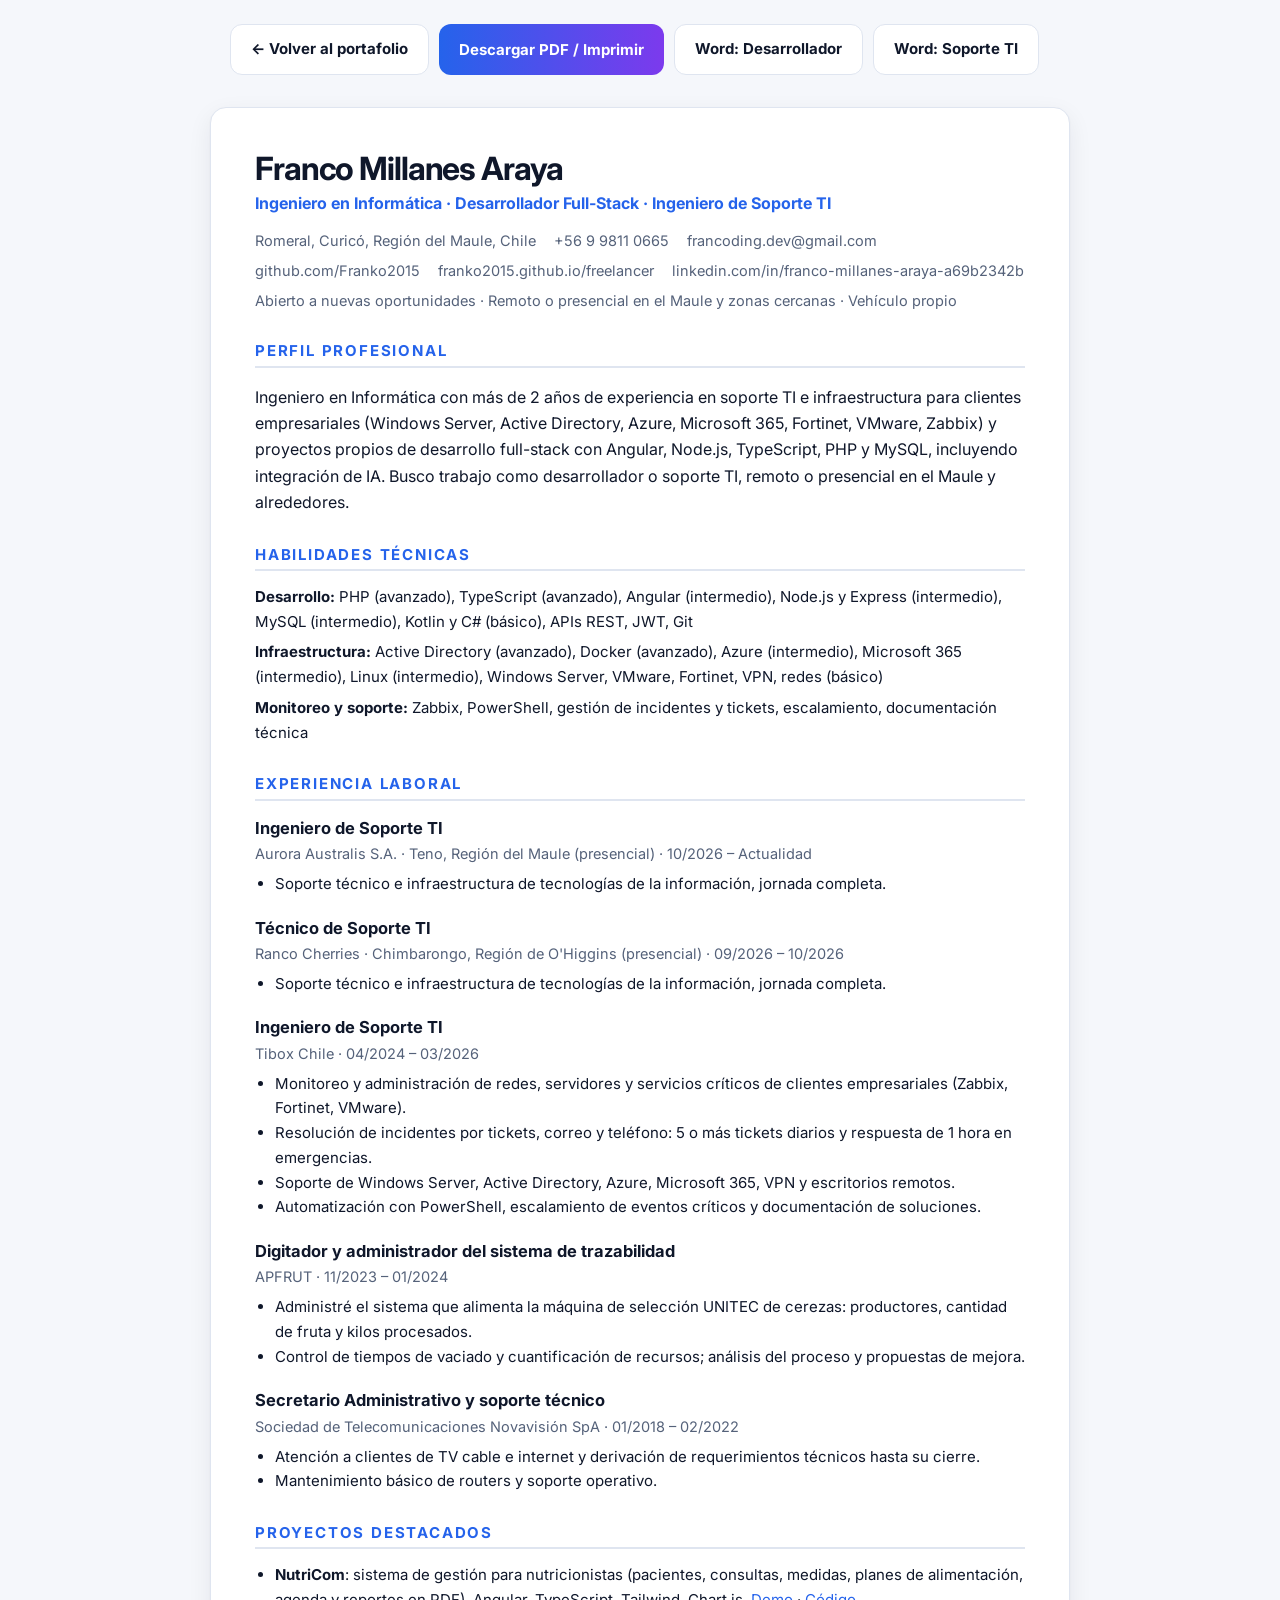
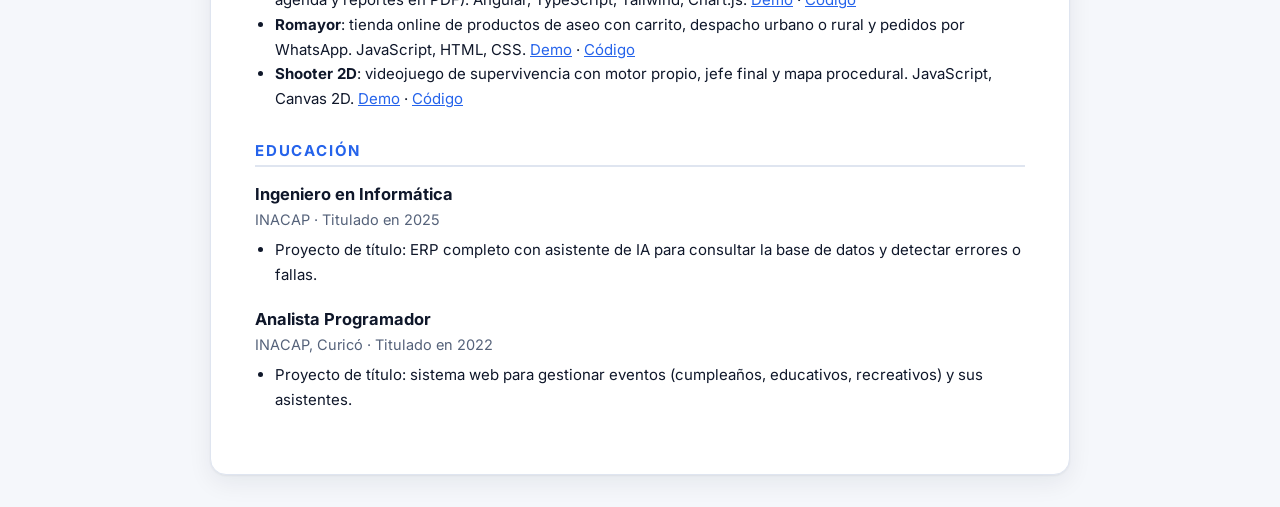
<file: cv.html>
<!doctype html>
<html lang="es" data-theme="light">
<head>
<meta charset="utf-8">
<meta name="viewport" content="width=device-width, initial-scale=1">
<title>CV Franco Millanes Araya | Desarrollador Full-Stack y Soporte TI</title>
<meta name="description" content="Currículum de Franco Millanes Araya, Ingeniero en Informática. Desarrollador Full-Stack y Soporte TI en Curicó, Maule.">
<link rel="preconnect" href="https://fonts.googleapis.com">
<link rel="preconnect" href="https://fonts.gstatic.com" crossorigin>
<link href="https://fonts.googleapis.com/css2?family=Inter:wght@400;500;600;700;800&display=swap" rel="stylesheet">
<link rel="stylesheet" href="css/main.css">
<style>
.cv{max-width:860px;margin:32px auto;background:var(--surface);border:1px solid var(--line);border-radius:var(--radius);padding:44px;box-shadow:var(--shadow)}
.cv h1{font-size:32px;margin:0}
.cv .role{color:var(--brand);font-weight:700;margin:4px 0 12px}
.cv .contact-line{display:flex;flex-wrap:wrap;gap:6px 18px;color:var(--muted);font-size:14.5px;margin:0 0 6px;padding:0;list-style:none}
.cv h2{font-size:15px;text-transform:uppercase;letter-spacing:.12em;color:var(--brand);border-bottom:2px solid var(--line);padding-bottom:6px;margin:30px 0 14px}
.cv h3{font-size:16.5px;margin:0}
.cv .job{margin:0 0 18px}
.cv .job .org{color:var(--muted);font-size:14.5px}
.cv ul.b{margin:6px 0 0;padding-left:20px;color:var(--text);font-size:15px}
.cv .skills-line{margin:0 0 6px;font-size:15px}
.cv .skills-line b{color:var(--text)}
.actions{max-width:860px;margin:24px auto 0;padding:0 20px;display:flex;gap:10px;flex-wrap:wrap}
@media (max-width:640px){.cv{padding:24px 18px;margin:16px 12px}}
@media print{.cv{box-shadow:none;border:0;margin:0;padding:0}.actions{display:none}}
</style>
</head>
<body>
<div class="actions">
  <a class="btn" href="index.html">← Volver al portafolio</a>
  <button class="btn primary" onclick="window.print()">Descargar PDF / Imprimir</button>
  <a class="btn" href="assets/cv/CV_Franco_Millanes_Desarrollador.docx" download>Word: Desarrollador</a>
  <a class="btn" href="assets/cv/CV_Franco_Millanes_Soporte_TI.docx" download>Word: Soporte TI</a>
</div>

<article class="cv">
  <h1>Franco Millanes Araya</h1>
  <p class="role">Ingeniero en Informática · Desarrollador Full-Stack · Ingeniero de Soporte TI</p>
  <ul class="contact-line">
    <li>Romeral, Curicó, Región del Maule, Chile</li>
    <li>+56 9 9811 0665</li>
    <li>francoding.dev@gmail.com</li>
  </ul>
  <ul class="contact-line">
    <li>github.com/Franko2015</li>
    <li>franko2015.github.io/freelancer</li>
    <li>linkedin.com/in/franco-millanes-araya-a69b2342b</li>
  </ul>
  <ul class="contact-line"><li>Abierto a nuevas oportunidades · Remoto o presencial en el Maule y zonas cercanas · Vehículo propio</li></ul>

  <h2>Perfil profesional</h2>
  <p>Ingeniero en Informática con más de 2 años de experiencia en soporte TI e infraestructura para clientes empresariales (Windows Server, Active Directory, Azure, Microsoft 365, Fortinet, VMware, Zabbix) y proyectos propios de desarrollo full-stack con Angular, Node.js, TypeScript, PHP y MySQL, incluyendo integración de IA. Busco trabajo como desarrollador o soporte TI, remoto o presencial en el Maule y alrededores.</p>

  <h2>Habilidades técnicas</h2>
  <p class="skills-line"><b>Desarrollo:</b> PHP (avanzado), TypeScript (avanzado), Angular (intermedio), Node.js y Express (intermedio), MySQL (intermedio), Kotlin y C# (básico), APIs REST, JWT, Git</p>
  <p class="skills-line"><b>Infraestructura:</b> Active Directory (avanzado), Docker (avanzado), Azure (intermedio), Microsoft 365 (intermedio), Linux (intermedio), Windows Server, VMware, Fortinet, VPN, redes (básico)</p>
  <p class="skills-line"><b>Monitoreo y soporte:</b> Zabbix, PowerShell, gestión de incidentes y tickets, escalamiento, documentación técnica</p>

  <h2>Experiencia laboral</h2>
  <div class="job"><h3>Ingeniero de Soporte TI</h3><div class="org">Aurora Australis S.A. · Teno, Región del Maule (presencial) · 10/2026 – Actualidad</div>
    <ul class="b"><li>Soporte técnico e infraestructura de tecnologías de la información, jornada completa.</li></ul></div>
  <div class="job"><h3>Técnico de Soporte TI</h3><div class="org">Ranco Cherries · Chimbarongo, Región de O'Higgins (presencial) · 09/2026 – 10/2026</div>
    <ul class="b"><li>Soporte técnico e infraestructura de tecnologías de la información, jornada completa.</li></ul></div>
  <div class="job"><h3>Ingeniero de Soporte TI</h3><div class="org">Tibox Chile · 04/2024 – 03/2026</div>
    <ul class="b">
      <li>Monitoreo y administración de redes, servidores y servicios críticos de clientes empresariales (Zabbix, Fortinet, VMware).</li>
      <li>Resolución de incidentes por tickets, correo y teléfono: 5 o más tickets diarios y respuesta de 1 hora en emergencias.</li>
      <li>Soporte de Windows Server, Active Directory, Azure, Microsoft 365, VPN y escritorios remotos.</li>
      <li>Automatización con PowerShell, escalamiento de eventos críticos y documentación de soluciones.</li>
    </ul></div>
  <div class="job"><h3>Digitador y administrador del sistema de trazabilidad</h3><div class="org">APFRUT · 11/2023 – 01/2024</div>
    <ul class="b">
      <li>Administré el sistema que alimenta la máquina de selección UNITEC de cerezas: productores, cantidad de fruta y kilos procesados.</li>
      <li>Control de tiempos de vaciado y cuantificación de recursos; análisis del proceso y propuestas de mejora.</li>
    </ul></div>
  <div class="job"><h3>Secretario Administrativo y soporte técnico</h3><div class="org">Sociedad de Telecomunicaciones Novavisión SpA · 01/2018 – 02/2022</div>
    <ul class="b">
      <li>Atención a clientes de TV cable e internet y derivación de requerimientos técnicos hasta su cierre.</li>
      <li>Mantenimiento básico de routers y soporte operativo.</li>
    </ul></div>

  <h2>Proyectos destacados</h2>
  <ul class="b">
    <li><b>NutriCom</b>: sistema de gestión para nutricionistas (pacientes, consultas, medidas, planes de alimentación, agenda y reportes en PDF). Angular, TypeScript, Tailwind, Chart.js. <a href="https://franko2015.github.io/nutricom/">Demo</a> · <a href="https://github.com/Franko2015/nutricom">Código</a></li>
    <li><b>Romayor</b>: tienda online de productos de aseo con carrito, despacho urbano o rural y pedidos por WhatsApp. JavaScript, HTML, CSS. <a href="https://mitienda-iota.vercel.app">Demo</a> · <a href="https://github.com/Franko2015/mitienda">Código</a></li>
    <li><b>Shooter 2D</b>: videojuego de supervivencia con motor propio, jefe final y mapa procedural. JavaScript, Canvas 2D. <a href="https://totown.vercel.app">Demo</a> · <a href="https://github.com/Franko2015/totown">Código</a></li>
  </ul>

  <h2>Educación</h2>
  <div class="job"><h3>Ingeniero en Informática</h3><div class="org">INACAP · Titulado en 2025</div>
    <ul class="b"><li>Proyecto de título: ERP completo con asistente de IA para consultar la base de datos y detectar errores o fallas.</li></ul></div>
  <div class="job"><h3>Analista Programador</h3><div class="org">INACAP, Curicó · Titulado en 2022</div>
    <ul class="b"><li>Proyecto de título: sistema web para gestionar eventos (cumpleaños, educativos, recreativos) y sus asistentes.</li></ul></div>
</article>
</body>
</html>
</file>
<file: css/main.css>
:root{
  --bg:#f5f7fb;--surface:#ffffff;--surface-2:#eef2f9;--text:#0f172a;--muted:#55627a;--line:#dfe5f0;
  --brand:#2563eb;--brand-2:#7c3aed;--brand-ink:#ffffff;--ok:#16a34a;
  --shadow:0 1px 2px rgba(15,23,42,.05),0 8px 24px rgba(15,23,42,.07);
  --radius:16px;
}
:root[data-theme="dark"]{
  --bg:#0b1020;--surface:#131a2e;--surface-2:#1a2340;--text:#e8edf8;--muted:#9fb0cf;--line:#243050;
  --brand:#6ea1ff;--brand-2:#a78bfa;--brand-ink:#0b1020;
  --shadow:0 1px 2px rgba(0,0,0,.3),0 10px 30px rgba(0,0,0,.35);
}
*{box-sizing:border-box}
html{scroll-behavior:smooth;scroll-padding-top:76px}
body{margin:0;background:var(--bg);color:var(--text);font:16px/1.65 Inter,system-ui,-apple-system,"Segoe UI",Roboto,sans-serif;-webkit-font-smoothing:antialiased}
a{color:var(--brand)}
img{max-width:100%}
.wrap{max-width:1080px;margin:0 auto;padding:0 20px}
.skip{position:absolute;left:-999px;top:0;background:var(--brand);color:var(--brand-ink);padding:8px 14px;z-index:100}
.skip:focus{left:8px;top:8px}
:focus-visible{outline:3px solid var(--brand);outline-offset:2px;border-radius:6px}

/* Nav */
.nav{position:sticky;top:0;z-index:50;background:color-mix(in srgb,var(--bg) 82%,transparent);backdrop-filter:blur(12px);border-bottom:1px solid var(--line)}
.nav .wrap{display:flex;align-items:center;justify-content:space-between;height:64px;gap:12px}
.logo{font-weight:800;letter-spacing:-.02em;text-decoration:none;color:var(--text);font-size:18px}
.logo span{color:var(--brand)}
.nav ul{display:flex;gap:4px;list-style:none;margin:0;padding:0}
.nav li a{display:block;padding:8px 12px;border-radius:8px;text-decoration:none;color:var(--muted);font-weight:500;font-size:15px}
.nav li a:hover,.nav li a.active{color:var(--text);background:var(--surface-2)}
.tools{display:flex;gap:8px;align-items:center}
.icon-btn{width:38px;height:38px;border-radius:10px;border:1px solid var(--line);background:var(--surface);color:var(--text);cursor:pointer;font-size:17px}
.menu-btn{display:none}
@media (max-width:760px){
  .menu-btn{display:inline-block}
  .nav ul{display:none;position:absolute;left:0;right:0;top:64px;background:var(--surface);flex-direction:column;padding:10px 20px 16px;border-bottom:1px solid var(--line)}
  .nav ul.open{display:flex}
}

/* Hero */
.hero{position:relative;overflow:hidden;padding:72px 0 64px;background:
  radial-gradient(900px 400px at 85% -10%,color-mix(in srgb,var(--brand-2) 30%,transparent),transparent 70%),
  radial-gradient(700px 400px at 0% 0%,color-mix(in srgb,var(--brand) 28%,transparent),transparent 70%)}
.hero-grid{display:grid;grid-template-columns:1.4fr 1fr;gap:40px;align-items:center}
@media (max-width:860px){.hero-grid{grid-template-columns:1fr;text-align:left}.hero-photo{order:-1}}
.pill{display:inline-flex;align-items:center;gap:8px;padding:6px 14px;border-radius:999px;border:1px solid var(--line);background:var(--surface);font-size:14px;font-weight:600}
.dot{width:9px;height:9px;border-radius:50%;background:var(--ok);box-shadow:0 0 0 4px color-mix(in srgb,var(--ok) 25%,transparent)}
h1{font-size:clamp(34px,6vw,58px);line-height:1.08;letter-spacing:-.035em;margin:18px 0 14px}
.grad{background:linear-gradient(90deg,var(--brand),var(--brand-2));-webkit-background-clip:text;background-clip:text;color:transparent}
.lead{font-size:18px;color:var(--muted);max-width:56ch;margin:0 0 26px}
.cta{display:flex;flex-wrap:wrap;gap:12px}
.btn{display:inline-flex;align-items:center;gap:8px;padding:12px 20px;border-radius:12px;font-weight:700;text-decoration:none;border:1px solid var(--line);background:var(--surface);color:var(--text);font-size:15px;cursor:pointer;font-family:inherit}
.btn:hover{transform:translateY(-1px);box-shadow:var(--shadow)}
.btn.primary{background:linear-gradient(90deg,var(--brand),var(--brand-2));color:#fff;border:0}
.meta{display:flex;flex-wrap:wrap;gap:8px 18px;margin:26px 0 0;padding:0;list-style:none;color:var(--muted);font-size:14.5px}
.hero-photo{display:flex;justify-content:center}
.photo-ring{width:min(320px,70vw);aspect-ratio:1;border-radius:50%;padding:6px;background:linear-gradient(135deg,var(--brand),var(--brand-2));box-shadow:var(--shadow)}
.photo-ring img{width:100%;height:100%;border-radius:50%;object-fit:cover;background:var(--surface);display:block}

/* Sections */
section{padding:72px 0}
section.alt{background:var(--surface);border-block:1px solid var(--line)}
.eyebrow{color:var(--brand);font-weight:700;font-size:13px;letter-spacing:.12em;text-transform:uppercase;margin:0 0 8px}
h2{font-size:clamp(26px,4vw,36px);letter-spacing:-.025em;line-height:1.15;margin:0 0 12px}
.sub{color:var(--muted);max-width:62ch;margin:0 0 32px}

/* About */
.about{display:grid;grid-template-columns:1.3fr 1fr;gap:32px}
@media (max-width:860px){.about{grid-template-columns:1fr}}
.about p{margin:0 0 14px;color:var(--muted)}
.about p strong{color:var(--text)}
.stats{display:grid;grid-template-columns:repeat(2,1fr);gap:14px}
.stat{background:var(--surface);border:1px solid var(--line);border-radius:var(--radius);padding:18px}
.stat b{display:block;font-size:30px;letter-spacing:-.03em;background:linear-gradient(90deg,var(--brand),var(--brand-2));-webkit-background-clip:text;background-clip:text;color:transparent}
.stat span{color:var(--muted);font-size:14px}

/* Projects */
.filters{display:flex;flex-wrap:wrap;gap:8px;margin:0 0 24px}
.chip{padding:8px 16px;border-radius:999px;border:1px solid var(--line);background:var(--surface);color:var(--muted);font-weight:600;font-size:14px;cursor:pointer;font-family:inherit}
.chip[aria-pressed="true"]{background:var(--brand);border-color:var(--brand);color:var(--brand-ink)}
.grid{display:grid;grid-template-columns:repeat(auto-fill,minmax(330px,1fr));gap:24px}
.card{background:var(--surface);border:1px solid var(--line);border-radius:var(--radius);overflow:hidden;display:flex;flex-direction:column;transition:transform .2s,box-shadow .2s}
.card:hover{transform:translateY(-4px);box-shadow:var(--shadow)}
.thumb{position:relative;aspect-ratio:16/10;background:var(--surface-2);border-bottom:1px solid var(--line);overflow:hidden}
.thumb img{width:100%;height:100%;object-fit:cover;object-position:top;display:block;transition:transform .5s}
.card:hover .thumb img{transform:scale(1.03)}
.thumb .kind{position:absolute;left:12px;top:12px;font-size:12px;font-weight:700;letter-spacing:.06em;text-transform:uppercase;color:#fff;background:rgba(15,23,42,.72);backdrop-filter:blur(6px);padding:4px 11px;border-radius:999px}
.card .body{padding:20px 20px 22px;display:flex;flex-direction:column;flex:1}
.card h3{margin:0;font-size:20px;letter-spacing:-.01em}
.card .tagline{margin:2px 0 10px;color:var(--brand);font-weight:600;font-size:14.5px}
.card .desc{margin:0 0 12px;color:var(--muted);font-size:15px}
.points{margin:0 0 16px;padding:0;list-style:none;flex:1;font-size:14px;color:var(--text)}
.points li{position:relative;padding-left:20px;margin:0 0 7px}
.points li::before{content:"";position:absolute;left:2px;top:.62em;width:8px;height:8px;border-radius:2px;background:linear-gradient(135deg,var(--brand),var(--brand-2))}
.tags{display:flex;flex-wrap:wrap;gap:6px;margin:0 0 16px;padding:0;list-style:none}
.tags li{font-size:12.5px;font-weight:600;padding:3px 10px;border-radius:999px;background:var(--surface-2);color:var(--muted)}
.links{display:flex;gap:10px}
.links a{flex:1;text-align:center;padding:9px 12px;border-radius:10px;border:1px solid var(--line);text-decoration:none;font-weight:700;font-size:14px;color:var(--text)}
.links a.live{background:var(--brand);border-color:var(--brand);color:var(--brand-ink)}
.links a:hover{opacity:.88}
.more-link{margin:32px 0 0;text-align:center}
.more-title{margin:44px 0 6px;font-size:20px}
.mini-grid{display:grid;grid-template-columns:repeat(auto-fill,minmax(240px,1fr));gap:12px;margin-top:14px}
.mini{display:block;text-decoration:none;color:var(--text);background:var(--surface);border:1px solid var(--line);border-radius:12px;padding:14px 16px}
.mini:hover{border-color:var(--brand)}
.mini b{display:block;font-size:15px}
.mini span{color:var(--muted);font-size:13px}

/* Skills */
.skills{display:grid;grid-template-columns:repeat(auto-fill,minmax(300px,1fr));gap:20px}
.skgroup{background:var(--bg);border:1px solid var(--line);border-radius:var(--radius);padding:20px}
.skgroup h3{margin:0 0 14px;font-size:17px}
.sk{margin:0 0 12px}
.sk-top{display:flex;justify-content:space-between;font-size:14.5px;font-weight:600;margin-bottom:5px}
.sk-top em{font-style:normal;color:var(--muted);font-weight:500;font-size:13px}
.bar{height:7px;border-radius:99px;background:var(--surface-2);overflow:hidden}
.bar i{display:block;height:100%;border-radius:99px;background:linear-gradient(90deg,var(--brand),var(--brand-2));width:0;transition:width 1s ease}
.reveal-in .bar i{width:var(--w)}

/* Timeline */
.tl{position:relative;margin:0;padding:0 0 0 26px;list-style:none}
.tl::before{content:"";position:absolute;left:7px;top:6px;bottom:6px;width:2px;background:var(--line)}
.tl li{position:relative;margin:0 0 26px;background:var(--surface);border:1px solid var(--line);border-radius:var(--radius);padding:18px 20px}
.tl li::before{content:"";position:absolute;left:-26px;top:22px;width:16px;height:16px;border-radius:50%;background:var(--bg);border:4px solid var(--brand)}
.tl h3{margin:0;font-size:18px}
.tl .org{color:var(--brand);font-weight:600}
.tl time{display:block;color:var(--muted);font-size:13.5px;margin:2px 0 8px}
.tl ul{margin:6px 0 0;padding-left:18px;color:var(--muted);font-size:15px}
.two{display:grid;grid-template-columns:1fr 1fr;gap:36px}
@media (max-width:860px){.two{grid-template-columns:1fr}}

/* Contact */
.contact{text-align:center}
.contact .sub{margin-inline:auto}
.contact-cards{display:grid;grid-template-columns:repeat(auto-fit,minmax(230px,1fr));gap:16px;margin:0 0 28px;text-align:left}
.ccard{background:var(--surface);border:1px solid var(--line);border-radius:var(--radius);padding:18px;display:flex;flex-direction:column;gap:4px}
.ccard small{color:var(--muted)}
.ccard b{word-break:break-word}
.ccard button{margin-top:8px;align-self:flex-start;padding:6px 12px;border-radius:8px;border:1px solid var(--line);background:var(--surface-2);color:var(--text);font-weight:600;cursor:pointer;font-family:inherit}
footer{padding:28px 0 40px;color:var(--muted);font-size:14px;text-align:center;border-top:1px solid var(--line)}
.toast{position:fixed;left:50%;bottom:24px;transform:translate(-50%,40px);opacity:0;background:var(--text);color:var(--bg);padding:10px 18px;border-radius:10px;font-weight:600;transition:.25s;z-index:99}
.toast.show{opacity:1;transform:translate(-50%,0)}

/* Reveal */
.reveal{opacity:0;transform:translateY(18px);transition:opacity .6s,transform .6s}
.reveal.reveal-in{opacity:1;transform:none}
@media (prefers-reduced-motion:reduce){*{animation:none!important;transition:none!important}.reveal{opacity:1;transform:none}.bar i{width:var(--w)}html{scroll-behavior:auto}}
@media print{.nav,.tools,.cta,.toast,.skip{display:none!important}body{background:#fff;color:#000}}
</file>
